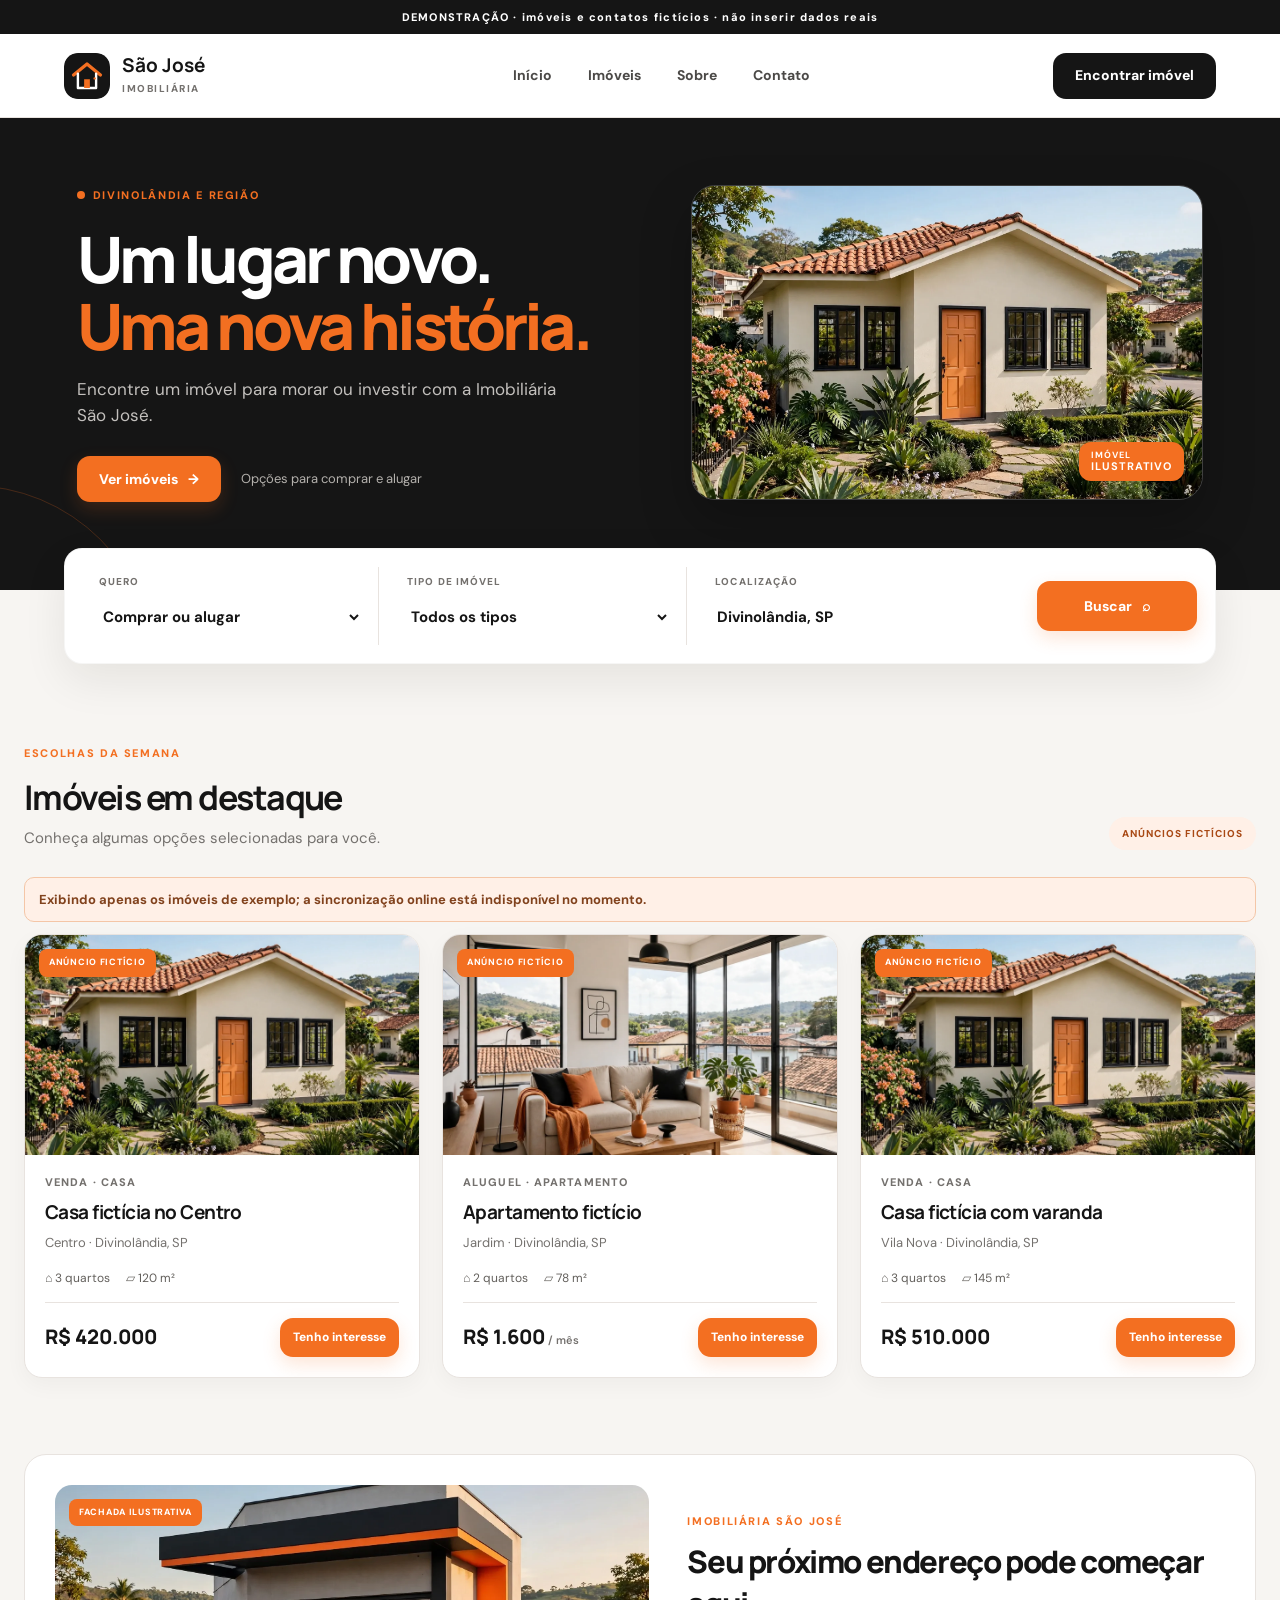
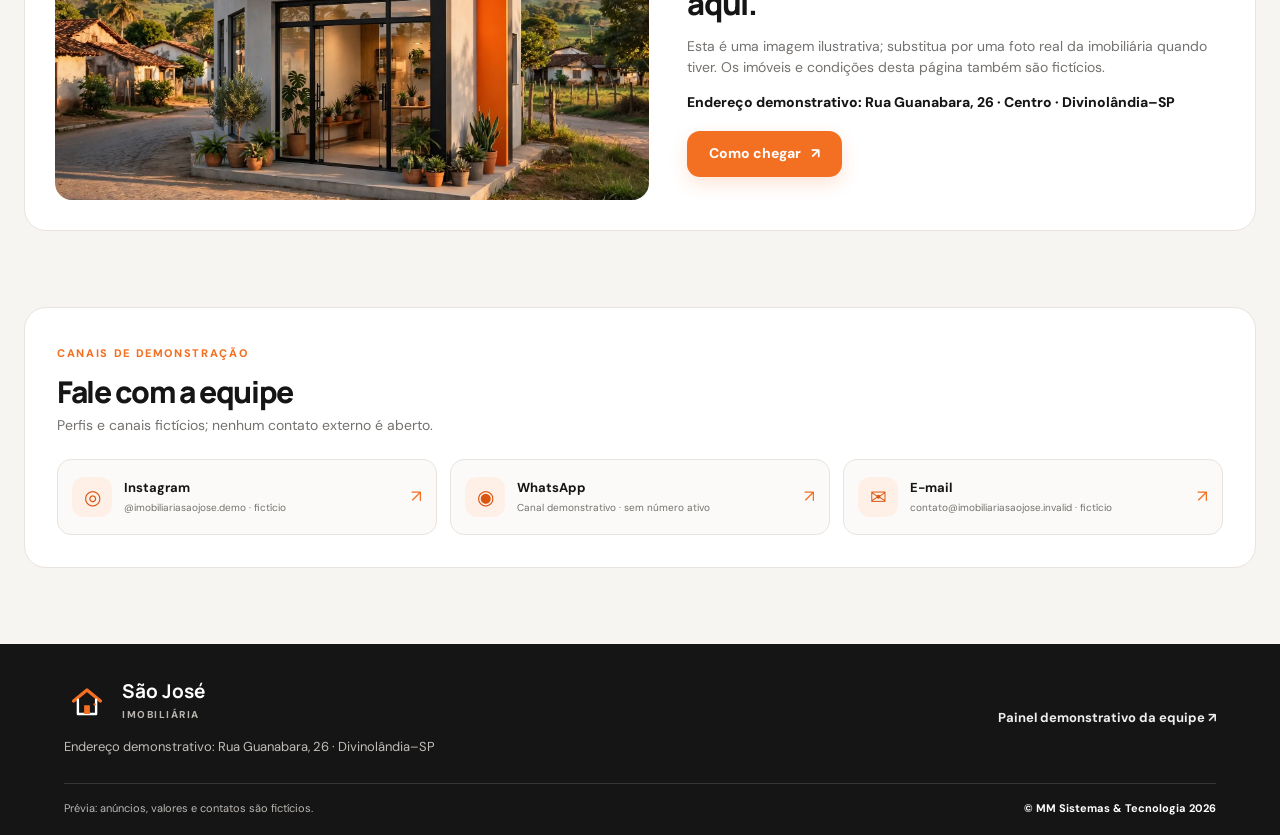
<file: index.html>
<!doctype html>
<html lang="pt-BR">
<head>
  <meta charset="utf-8">
  <meta name="viewport" content="width=device-width, initial-scale=1">
  <meta name="description" content="Prévia demonstrativa do portal da Imobiliária São José em Divinolândia, SP.">
  <title>Imobiliária São José | Divinolândia, SP</title>
  <link rel="stylesheet" href="styles.css?v=20261007-2">
  <script src="app.js?v=20261007-6" defer></script>
</head>
<body data-page="public">
  <div class="demo-banner">DEMONSTRAÇÃO · imóveis e contatos fictícios · não inserir dados reais</div>
  <header class="site-header">
    <a class="brand" href="index.html" aria-label="Imobiliária São José — página inicial">
      <img class="brand-logo" src="logo-sao-jose.svg" alt=""><span><strong>São José</strong><small>IMOBILIÁRIA</small></span>
    </a>
    <nav class="main-nav" aria-label="Navegação principal">
      <a href="#inicio">Início</a><a href="#imoveis">Imóveis</a><a href="#sobre">Sobre</a><a href="#contato">Contato</a>
    </nav>
    <a class="button button-dark header-cta" href="#imoveis">Encontrar imóvel</a>
  </header>

  <main>
    <section class="hero" id="inicio">
      <div class="hero-copy">
        <span class="eyebrow"><i></i> DIVINOLÂNDIA E REGIÃO</span>
        <h1>Um lugar novo.<br><span>Uma nova história.</span></h1>
        <p>Encontre um imóvel para morar ou investir com a Imobiliária São José.</p>
        <div class="hero-actions"><a class="button button-orange" href="#imoveis">Ver imóveis <span aria-hidden="true">→</span></a><span class="hero-note">Opções para comprar e alugar</span></div>
      </div>
      <div class="hero-photo-wrap">
        <img class="hero-photo" src="casa-ficticia.webp" alt="Foto ilustrativa de uma casa fictícia">
        <div class="photo-stamp"><span>IMÓVEL</span><strong>ILUSTRATIVO</strong></div>
      </div>
      <div class="hero-orb" aria-hidden="true"></div>
    </section>

    <section class="search-wrap" aria-label="Buscar imóveis">
      <form id="search-form" class="search-panel">
        <label>QUERO
          <select id="filter-deal"><option value="">Comprar ou alugar</option><option>Venda</option><option>Aluguel</option></select>
        </label>
        <label>TIPO DE IMÓVEL
          <select id="filter-kind"><option value="">Todos os tipos</option><option>Casa</option><option>Apartamento</option></select>
        </label>
        <label>LOCALIZAÇÃO
          <input id="filter-city" value="Divinolândia, SP" aria-label="Localização">
        </label>
        <button class="button button-orange search-button" type="submit"><span>Buscar</span><span aria-hidden="true">⌕</span></button>
      </form>
    </section>

    <section class="section properties-section" id="imoveis">
      <div class="section-heading">
        <div><span class="eyebrow">ESCOLHAS DA SEMANA</span><h2>Imóveis em destaque</h2><p>Conheça algumas opções selecionadas para você.</p></div>
        <span class="demo-pill">ANÚNCIOS FICTÍCIOS</span>
      </div>
      <p id="connection-message" class="connection-message" hidden></p>
      <p id="lead-success" class="success-message" hidden></p>
      <div id="property-grid" class="property-grid" aria-live="polite"></div>
      <p id="empty-properties" class="empty-state" hidden>Nenhum imóvel combina com esses filtros. Tente outra busca.</p>
    </section>

    <section class="office-section" id="sobre">
      <div class="office-photo-wrap"><img class="office-photo" src="fachada-imobiliaria-ilustrativa.webp" alt="Imagem ilustrativa de uma imobiliária fictícia em Divinolândia"><span class="listing-tag">FACHADA ILUSTRATIVA</span></div>
      <div class="office-copy"><span class="eyebrow">IMOBILIÁRIA SÃO JOSÉ</span><h2>Seu próximo endereço pode começar aqui.</h2><p>Esta é uma imagem ilustrativa; substitua por uma foto real da imobiliária quando tiver. Os imóveis e condições desta página também são fictícios.</p><p class="office-address">Endereço demonstrativo: Rua Guanabara, 26 · Centro · Divinolândia–SP</p><a class="button button-orange" id="como-chegar" href="https://www.google.com/maps/dir//R.+Guanabara,+26+-+Centro,+Divinol%C3%A2ndia+-+SP,+13780-000/@-21.6646762,-46.7431329,17z/data=!4m17!1m8!3m7!1s0x94b62965b4c653af:0xb3f097dedf60d93f!2sR.+Guanabara,+26+-+Centro,+Divinol%C3%A2ndia+-+SP,+13780-000!3b1!8m2!3d-21.6646762!4d-46.740558!16s%2Fg%2F11cscl1t65!4m7!1m0!1m5!1m1!1s0x94b62965b4c653af:0xb3f097dedf60d93f!2m2!1d-46.740558!2d-21.6646762?entry=ttu&amp;g_ep=EgoyMDI2MTAwNC4wIKXMDSoASAFQAw%3D%3D" target="_blank" rel="noopener noreferrer">Como chegar <span aria-hidden="true">↗</span></a></div>
    </section>

    <section class="contact-section" id="contato">
      <div class="contact-heading"><span class="eyebrow">CANAIS DE DEMONSTRAÇÃO</span><h2>Fale com a equipe</h2><p>Perfis e canais fictícios; nenhum contato externo é aberto.</p></div>
      <div class="contact-cards">
        <button type="button" class="contact-card" data-demo-social="instagram"><span class="contact-icon">◎</span><span><strong>Instagram</strong><small>@imobiliariasaojose.demo · fictício</small></span><span class="contact-arrow">↗</span></button>
        <button type="button" class="contact-card" data-demo-social="whatsapp"><span class="contact-icon">◉</span><span><strong>WhatsApp</strong><small>Canal demonstrativo · sem número ativo</small></span><span class="contact-arrow">↗</span></button>
        <button type="button" class="contact-card" data-demo-social="email"><span class="contact-icon">✉</span><span><strong>E-mail</strong><small>contato@imobiliariasaojose.invalid · fictício</small></span><span class="contact-arrow">↗</span></button>
      </div>
      <p id="demo-social-message" class="demo-social-message" role="status" aria-live="polite" hidden></p>
    </section>
  </main>

  <footer class="site-footer">
    <div class="footer-top"><div><a class="brand footer-brand" href="index.html"><img class="brand-logo" src="logo-sao-jose.svg" alt=""><span><strong>São José</strong><small>IMOBILIÁRIA</small></span></a><p>Endereço demonstrativo: Rua Guanabara, 26 · Divinolândia–SP</p></div><a href="painel.html" class="footer-admin">Painel demonstrativo da equipe ↗</a></div>
    <div class="footer-bottom"><span>Prévia: anúncios, valores e contatos são fictícios.</span><strong>© MM Sistemas &amp; Tecnologia 2026</strong></div>
  </footer>

  <dialog id="lead-dialog" class="modal">
    <form id="lead-form" class="modal-card">
      <button class="modal-close" type="button" data-close-dialog aria-label="Fechar">×</button>
      <span class="eyebrow">FALE COM A EQUIPE</span>
      <h2>Peça informações</h2>
      <p class="modal-intro" id="lead-property-name">Sobre o imóvel selecionado</p>
      <input type="hidden" id="lead-property-id">
      <label>Seu nome<input name="name" required maxlength="80" placeholder="Ex.: Ana Souza"></label>
      <label>Telefone de demonstração<input name="phone" required maxlength="24" placeholder="(00) 00000-0000"></label>
      <label>Mensagem<textarea name="message" rows="3" maxlength="300" placeholder="Tenho interesse neste imóvel."></textarea></label>
      <p class="form-warning">Demonstração: use somente dados fictícios. Se enviado, nome, telefone e mensagem serão armazenados no banco online desta demonstração e vistos apenas pela equipe autenticada.</p>
      <label class="consent-line"><input type="checkbox" name="consent" required> Estou ciente do armazenamento online dos dados fictícios informados.</label>
      <p id="lead-error" class="form-error" hidden></p>
      <button class="button button-orange full-button" type="submit">Enviar interesse</button>
    </form>
  </dialog>
</body>
</html>
</file>
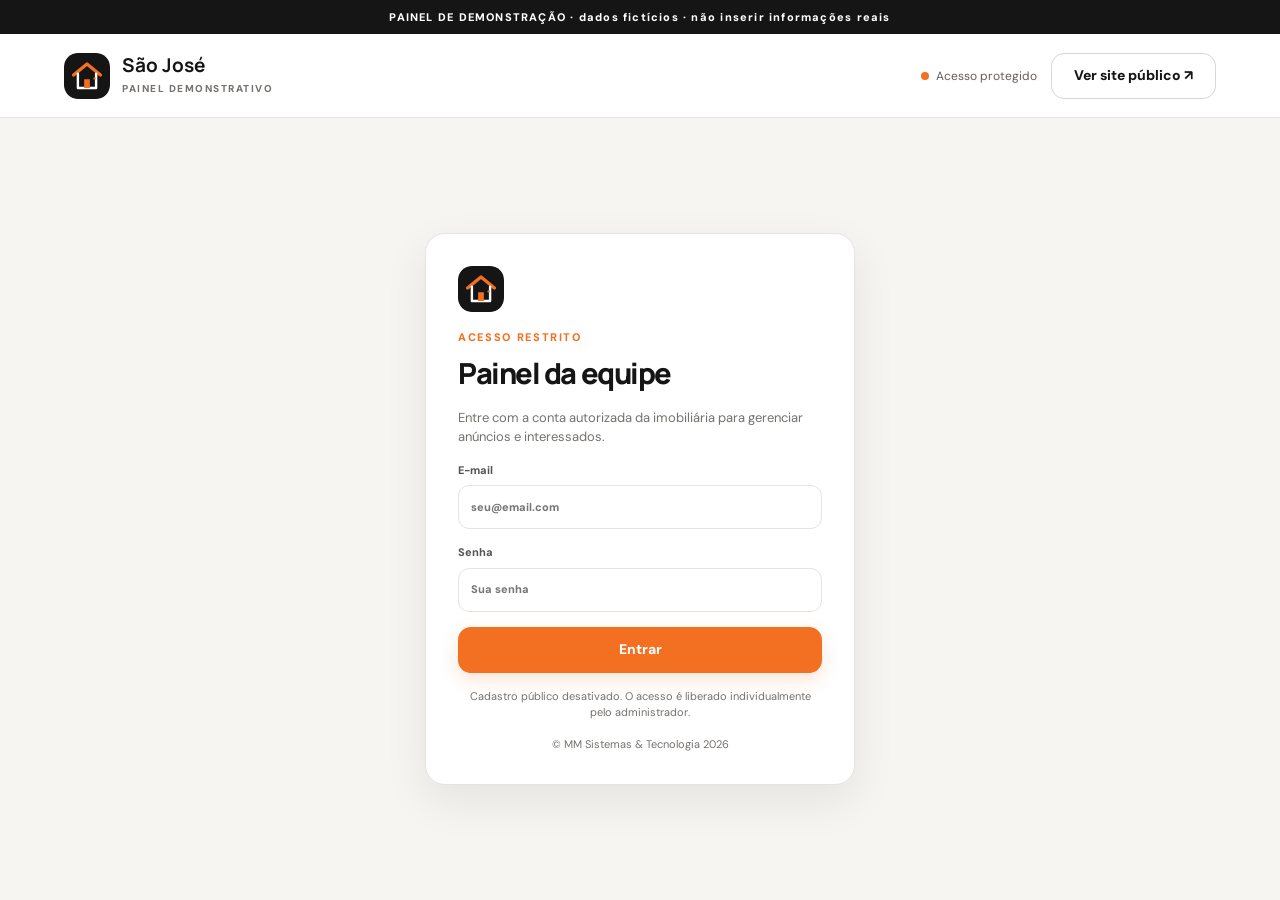
<file: painel.html>
<!doctype html>
<html lang="pt-BR">
<head>
  <meta charset="utf-8">
  <meta name="viewport" content="width=device-width, initial-scale=1">
  <meta name="robots" content="noindex,nofollow">
  <title>Painel demonstrativo | Imobiliária São José</title>
  <link rel="stylesheet" href="styles.css">
  <script src="app.js?v=20261007-6" defer></script>
</head>
<body data-page="panel">
  <div class="demo-banner">PAINEL DE DEMONSTRAÇÃO · dados fictícios · não inserir informações reais</div>
  <header class="site-header panel-header">
    <a class="brand" href="index.html" aria-label="Imobiliária São José — voltar ao site">
      <img class="brand-logo" src="logo-sao-jose.svg" alt=""><span><strong>São José</strong><small>PAINEL DEMONSTRATIVO</small></span>
    </a>
    <div class="panel-header-actions"><span class="online-dot" id="header-login-status">Acesso protegido</span><button class="button button-outline" id="logout-button" type="button" hidden>Sair</button><a class="button button-outline" href="index.html">Ver site público ↗</a></div>
  </header>

  <main id="login-gate" class="login-gate" hidden>
    <form id="login-form" class="login-card">
      <img class="brand-logo" src="logo-sao-jose.svg" alt="">
      <span class="eyebrow">ACESSO RESTRITO</span><h1>Painel da equipe</h1>
      <p>Entre com a conta autorizada da imobiliária para gerenciar anúncios e interessados.</p>
      <label>E-mail<input type="email" name="email" required autocomplete="username" placeholder="seu@email.com"></label>
      <label>Senha<input type="password" name="password" required autocomplete="current-password" placeholder="Sua senha"></label>
      <p id="login-error" class="form-error" hidden></p>
      <button class="button button-orange full-button" type="submit">Entrar</button>
      <small>Cadastro público desativado. O acesso é liberado individualmente pelo administrador.</small>
      <small>© MM Sistemas &amp; Tecnologia 2026</small>
    </form>
    <form id="password-setup-form" class="login-card" hidden>
      <img class="brand-logo" src="logo-sao-jose.svg" alt="">
      <span class="eyebrow">PRIMEIRO ACESSO</span><h1>Crie sua senha</h1>
      <p>Defina uma senha para acessar o painel protegido.</p>
      <label>Nova senha<input type="password" name="new_password" required minlength="12" autocomplete="new-password" placeholder="Pelo menos 12 caracteres"></label>
      <label>Confirme a senha<input type="password" name="confirm_password" required minlength="12" autocomplete="new-password" placeholder="Digite novamente"></label>
      <p id="password-setup-error" class="form-error" hidden></p>
      <button class="button button-orange full-button" type="submit">Salvar senha e entrar</button>
      <small>© MM Sistemas &amp; Tecnologia 2026</small>
    </form>
  </main>
  <main class="panel-layout" hidden>
    <aside class="sidebar">
      <span class="sidebar-label">MENU PRINCIPAL</span>
      <button class="sidebar-link active" data-view="overview"><span>▦</span> Visão geral</button>
      <button class="sidebar-link" data-view="properties"><span>⌂</span> Imóveis <b id="sidebar-property-count">0</b></button>
      <button class="sidebar-link" data-view="leads"><span>✉</span> Interessados <b id="sidebar-lead-count">0</b></button>
      <div class="sidebar-note"><strong>MODO DEMONSTRAÇÃO</strong><p>Após entrar, anúncios e contatos sincronizam pelo banco online.</p></div>
    </aside>

    <section class="panel-main">
      <div class="panel-title-row"><div><span class="eyebrow">IMOBILIÁRIA SÃO JOSÉ · DIVINOLÂNDIA</span><h1 id="panel-title">Visão geral</h1><p id="panel-subtitle">Anúncios e interessados em um só lugar.</p></div><button class="button button-orange" id="add-property-button">+ Novo imóvel</button></div>

      <div id="panel-error" class="form-error panel-error" hidden></div><div class="demo-warning"><strong>Banco online demonstrativo:</strong> anúncios e interessados sincronizam entre aparelhos. Os registros são fictícios; não use para operação comercial.</div>

      <section class="panel-view" id="view-overview">
        <div class="stat-grid">
          <article class="stat-card"><span>IMÓVEIS ATIVOS</span><strong id="stat-active">0</strong><small>visíveis no site demonstrativo</small></article>
          <article class="stat-card"><span>INTERESSADOS</span><strong id="stat-leads">0</strong><small>contatos de demonstração</small></article>
          <article class="stat-card"><span>VENDA / ALUGUEL</span><strong id="stat-deals">0 / 0</strong><small>anúncios ativos</small></article>
        </div>
        <div class="dashboard-grid">
          <article class="panel-card"><div class="card-heading"><div><h2>Imóveis recentes</h2><p>Alterações sincronizadas com o site público.</p></div><button class="text-button" data-open-view="properties">Ver todos →</button></div><div class="table-wrap"><table><thead><tr><th>IMÓVEL</th><th>FINALIDADE</th><th>VALOR</th><th>STATUS</th></tr></thead><tbody id="overview-properties"></tbody></table></div></article>
          <article class="panel-card leads-preview"><div class="card-heading"><div><h2>Novos interessados</h2><p>Pedidos de informação da página pública.</p></div><button class="text-button" data-open-view="leads">Ver todos →</button></div><div id="overview-leads" class="lead-list"></div></article>
        </div>
      </section>

      <section class="panel-view" id="view-properties" hidden>
        <article class="panel-card"><div class="card-heading"><div><h2>Gerenciar imóveis</h2><p>Cadastre, edite, pause ou reative os anúncios demonstrativos.</p></div><button class="button button-orange" id="add-property-button-2">+ Novo imóvel</button></div><div class="table-wrap"><table><thead><tr><th>IMÓVEL</th><th>TIPO</th><th>FINALIDADE</th><th>VALOR</th><th>STATUS</th><th>AÇÕES</th></tr></thead><tbody id="properties-table"></tbody></table></div></article>
      </section>

      <section class="panel-view" id="view-leads" hidden>
        <article class="panel-card"><div class="card-heading"><div><h2>Interessados</h2><p>Os formulários enviados no site aparecem aqui quando sincronizados.</p></div></div><div id="leads-table" class="leads-table"></div></article>
      </section>

      <footer class="panel-footer"><span>Endereço demonstrativo: Rua Guanabara, 26 · Divinolândia–SP</span><strong>© MM Sistemas &amp; Tecnologia 2026</strong></footer>
    </section>
  </main>

  <dialog id="property-dialog" class="modal">
    <form id="property-form" class="modal-card">
      <button class="modal-close" type="button" data-close-dialog aria-label="Fechar">×</button>
      <span class="eyebrow">CADASTRO DEMONSTRATIVO</span><h2 id="property-dialog-title">Novo imóvel</h2>
      <input type="hidden" name="id">
      <label>Nome do anúncio<input name="title" required maxlength="80" placeholder="Ex.: Casa com quintal"></label>
      <div class="form-row"><label>Tipo<select name="kind"><option>Casa</option><option>Apartamento</option></select></label><label>Finalidade<select name="deal"><option>Venda</option><option>Aluguel</option></select></label></div>
      <div class="form-row"><label>Valor<input name="price" required maxlength="24" placeholder="Ex.: R$ 350.000"></label><label>Quartos<input name="rooms" type="number" min="0" max="20" value="2"></label></div>
      <div class="form-row"><label>Área (m²)<input name="area" type="number" min="0" max="50000" value="80"></label><label>Bairro<input name="neighborhood" maxlength="60" placeholder="Centro"></label></div>
      <label>Foto demonstrativa<select name="photo"><option value="casa-ficticia.webp">Casa fictícia</option><option value="apartamento-ficticio.webp">Apartamento fictício</option></select></label>
      <p class="form-warning">Não cadastre imóveis nem preços reais nesta demonstração.</p>
      <button class="button button-orange full-button" type="submit">Salvar imóvel</button>
    </form>
  </dialog>
</body>
                                                                                                                                                                 </html>
</file>
<file: styles.css>
@import url('https://fonts.googleapis.com/css2?family=DM+Sans:wght@400;500;600;700;800&family=Manrope:wght@400;500;600;700;800&display=swap');
:root{--black:#151515;--ink:#242424;--muted:#74716e;--orange:#f36f21;--orange-dark:#d95510;--orange-soft:#fff0e7;--paper:#f7f5f2;--white:#fff;--line:#e8e3df;--shadow:0 16px 44px rgba(25,20,16,.08);--radius:20px}*{box-sizing:border-box}html{scroll-behavior:smooth}body{margin:0;background:var(--paper);color:var(--ink);font-family:'DM Sans',Arial,sans-serif;font-size:16px;line-height:1.5}a{color:inherit;text-decoration:none}button,input,select,textarea{font:inherit}button{cursor:pointer}.demo-banner{height:34px;background:var(--black);color:#fff;text-align:center;font-size:11px;font-weight:800;letter-spacing:.11em;display:flex;align-items:center;justify-content:center;padding:0 15px}.site-header{height:84px;padding:0 max(5vw,24px);background:#fff;display:flex;align-items:center;justify-content:space-between;border-bottom:1px solid var(--line);position:relative;z-index:2}.brand{display:flex;align-items:center;gap:12px;min-width:205px}.brand-mark{width:46px;height:46px;border-radius:14px;background:var(--black);color:var(--orange);display:grid;place-items:center;font-weight:800;font-size:17px;letter-spacing:-.04em}.brand strong,.brand small{display:block}.brand strong{font-family:Manrope,sans-serif;font-size:19px;line-height:1.15;color:var(--black)}.brand small{font-size:10px;font-weight:800;letter-spacing:.15em;color:var(--muted);margin-top:4px}.main-nav{display:flex;gap:36px;align-items:center}.main-nav a{font-size:14px;font-weight:700;color:#4b4947}.main-nav a:hover,.footer-admin:hover{color:var(--orange)}.button{min-height:46px;padding:0 22px;border:0;border-radius:13px;display:inline-flex;align-items:center;justify-content:center;gap:10px;font-weight:800;font-size:14px;transition:.18s ease}.button:hover{transform:translateY(-1px);filter:brightness(.97)}.button-orange{background:var(--orange);color:#fff;box-shadow:0 7px 18px rgba(243,111,33,.18)}.button-orange:hover{background:var(--orange-dark)}.button-dark{background:var(--black);color:#fff}.button-outline{border:1px solid #d9d5d1;background:#fff;color:var(--black)}.hero{min-height:460px;background:var(--black);color:white;padding:64px max(6vw,30px) 88px;display:grid;grid-template-columns:1fr .9fr;gap:45px;align-items:center;position:relative;overflow:hidden}.hero-copy{max-width:630px;position:relative;z-index:1}.eyebrow{display:inline-flex;align-items:center;gap:8px;color:var(--orange);font-weight:800;font-size:11px;letter-spacing:.15em}.eyebrow i{width:8px;height:8px;border-radius:50%;background:var(--orange);display:inline-block}.hero h1{font-family:Manrope,sans-serif;font-size:clamp(40px,5vw,66px);letter-spacing:-.06em;line-height:1.04;margin:20px 0 18px;font-weight:800}.hero h1 span{color:var(--orange)}.hero-copy>p{font-size:17px;color:#c3c0bd;max-width:480px}.hero-actions{display:flex;align-items:center;gap:20px;margin-top:28px}.hero-note{font-size:13px;color:#b4b1ad}.hero-photo-wrap{position:relative;max-width:520px;margin-left:auto;width:100%;height:315px;border-radius:24px;overflow:hidden;border:1px solid rgba(255,255,255,.18);box-shadow:0 22px 50px rgba(0,0,0,.25)}.hero-photo{width:100%;height:100%;object-fit:cover;display:block}.photo-stamp{position:absolute;right:18px;bottom:18px;background:var(--orange);color:#fff;border-radius:12px;padding:8px 12px;display:flex;flex-direction:column;line-height:1.15;font-size:9px;letter-spacing:.1em;font-weight:700}.photo-stamp strong{font-size:11px}.hero-orb{position:absolute;width:370px;height:370px;border:1px solid rgba(243,111,33,.22);border-radius:50%;left:-215px;bottom:-265px}.search-wrap{padding:0 max(5vw,24px);position:relative;margin-top:-42px;z-index:1}.search-panel{max-width:1280px;margin:auto;background:#fff;border-radius:18px;padding:18px;display:grid;grid-template-columns:1fr 1fr 1.1fr 160px;gap:12px;box-shadow:var(--shadow);border:1px solid rgba(30,25,20,.04)}.search-panel label,.modal-card label{display:flex;flex-direction:column;gap:7px;font-size:10px;font-weight:800;color:var(--muted);letter-spacing:.11em}.search-panel label{padding:7px 16px;border-right:1px solid var(--line)}.search-panel label:last-of-type{border:0}.search-panel input,.search-panel select,.modal-card input,.modal-card select,.modal-card textarea{width:100%;min-height:42px;border:0;background:transparent;color:var(--black);font-size:15px;font-weight:700;outline:none;letter-spacing:0}.search-panel select{appearance:auto}.search-button{align-self:center;height:50px}.section{max-width:1280px;margin:0 auto;padding:76px 24px}.section-heading{display:flex;align-items:end;justify-content:space-between;gap:20px;margin-bottom:27px}.section-heading h2,.about-strip h2{font-family:Manrope,sans-serif;font-size:34px;letter-spacing:-.045em;margin:8px 0 4px;color:var(--black)}.section-heading p,.about-strip p{margin:0;color:var(--muted);font-size:15px}.demo-pill{color:#a94915;background:var(--orange-soft);padding:9px 13px;border-radius:999px;font-size:10px;font-weight:800;letter-spacing:.1em}.property-grid{display:grid;grid-template-columns:repeat(3,minmax(0,1fr));gap:22px}.property-card{background:#fff;border:1px solid var(--line);border-radius:18px;overflow:hidden;box-shadow:0 7px 22px rgba(25,20,16,.04);transition:.2s ease}.property-card:hover{transform:translateY(-4px);box-shadow:var(--shadow)}.property-image-wrap{height:220px;position:relative;overflow:hidden;background:#ddd}.property-image{width:100%;height:100%;object-fit:cover;display:block;transition:transform .3s}.property-card:hover .property-image{transform:scale(1.025)}.listing-tag{position:absolute;top:14px;left:14px;background:var(--orange);color:#fff;border-radius:8px;padding:7px 10px;font-size:9px;letter-spacing:.08em;font-weight:800}.property-body{padding:19px 20px 20px}.property-meta{color:var(--muted);font-size:11px;font-weight:800;letter-spacing:.1em;text-transform:uppercase}.property-body h3{font-family:Manrope,sans-serif;color:var(--black);font-size:19px;letter-spacing:-.03em;margin:7px 0}.property-location{font-size:13px;color:var(--muted);margin:0 0 16px}.property-features{display:flex;gap:16px;color:#625f5b;font-size:12px;border-bottom:1px solid var(--line);padding-bottom:15px}.property-bottom{display:flex;justify-content:space-between;align-items:center;padding-top:15px;gap:10px}.property-price{font-family:Manrope,sans-serif;font-size:20px;font-weight:800;color:var(--black)}.property-price small{font:600 11px 'DM Sans',sans-serif;color:var(--muted)}.property-contact{padding:10px 13px;min-height:39px;font-size:12px}.empty-state{padding:38px;text-align:center;color:var(--muted);background:#fff;border:1px dashed var(--line);border-radius:16px}.about-strip{max-width:1232px;margin:0 auto 76px;padding:34px;background:#fff;border:1px solid var(--line);border-radius:22px;display:grid;grid-template-columns:64px 1fr auto;gap:22px;align-items:center}.about-icon{width:60px;height:60px;border-radius:18px;background:var(--black);color:var(--orange);font-weight:800;display:grid;place-items:center;font-size:18px}.about-strip h2{font-size:24px;margin:4px 0}.about-strip p{font-size:14px}.site-footer{background:var(--black);color:#fff;padding:35px max(5vw,24px) 18px}.footer-top,.footer-bottom{max-width:1280px;margin:auto;display:flex;justify-content:space-between;align-items:center;gap:18px}.footer-brand strong{color:#fff}.footer-brand small{color:#b7b3af}.footer-top p{color:#c1bdb9;font-size:13px;margin:12px 0 0}.footer-admin{font-size:13px;font-weight:700;color:#eee}.footer-bottom{border-top:1px solid #383634;margin-top:27px;padding-top:16px;font-size:11px;color:#bcb8b4}.footer-bottom strong{color:#fff;font-weight:700}.modal{border:0;padding:0;background:transparent;width:min(94vw,500px);max-width:none;overflow:visible}.modal::backdrop{background:rgba(0,0,0,.62);backdrop-filter:blur(3px)}.modal-card{background:#fff;border-radius:22px;padding:34px;position:relative;box-shadow:0 24px 70px rgba(0,0,0,.24);display:flex;flex-direction:column;gap:16px}.modal-card h2{font:800 30px Manrope,sans-serif;letter-spacing:-.05em;margin:0;color:var(--black)}.modal-intro{font-size:14px;color:var(--muted);margin:-10px 0 4px}.modal-card label{font-size:11px;letter-spacing:.02em;color:#555}.modal-card input,.modal-card select,.modal-card textarea{border:1px solid var(--line);border-radius:11px;padding:11px 12px;font-size:14px;font-weight:500;resize:vertical}.modal-card input:focus,.modal-card select:focus,.modal-card textarea:focus{border-color:var(--orange);box-shadow:0 0 0 3px var(--orange-soft)}.modal-close{position:absolute;right:17px;top:14px;border:0;background:transparent;color:#777;font-size:28px}.form-warning{font-size:11px;color:#92502b;background:#fff4eb;border-radius:9px;padding:10px;margin:0}.full-button{width:100%}.success-message{padding:12px 14px;margin:12px 0;background:#fff0e7;border:1px solid #ffc69e;border-radius:12px;color:#803b11;font-weight:700}.panel-header{border-bottom:1px solid var(--line)}.panel-header-actions{display:flex;gap:14px;align-items:center}.online-dot{font-size:12px;color:#665d57}.online-dot:before{content:'';width:8px;height:8px;display:inline-block;background:var(--orange);border-radius:50%;margin-right:7px}.panel-layout{max-width:1500px;margin:auto;min-height:calc(100vh - 118px);display:grid;grid-template-columns:250px 1fr}.sidebar{padding:32px 19px;border-right:1px solid var(--line);background:#fff;display:flex;flex-direction:column;gap:7px}.sidebar-label{font-size:10px;font-weight:800;letter-spacing:.14em;color:#8a8581;padding:0 13px 11px}.sidebar-link{border:0;background:transparent;text-align:left;padding:13px 14px;border-radius:12px;font-weight:700;color:#585552;font-size:14px;display:flex;align-items:center;gap:11px}.sidebar-link span{font-size:18px;color:#777}.sidebar-link b{margin-left:auto;font-size:11px;color:#807a74}.sidebar-link.active{background:var(--orange-soft);color:var(--black)}.sidebar-link.active span{color:var(--orange)}.sidebar-note{margin-top:auto;background:#f7f5f2;padding:15px;border-radius:14px;font-size:11px;color:var(--muted)}.sidebar-note strong{color:var(--orange-dark);font-size:10px;letter-spacing:.1em}.sidebar-note p{margin:8px 0 0}.panel-main{padding:36px clamp(20px,4vw,58px) 25px;min-width:0}.panel-title-row{display:flex;justify-content:space-between;align-items:center;gap:20px;margin-bottom:23px}.panel-title-row h1{font:800 32px Manrope,sans-serif;letter-spacing:-.05em;color:var(--black);margin:7px 0 2px}.panel-title-row p{color:var(--muted);margin:0;font-size:14px}.demo-warning{border:1px solid #f4c6a7;background:#fff6ef;padding:14px 17px;border-radius:13px;color:#81421d;font-size:12px;margin-bottom:22px}.demo-warning strong{color:#a84f15}.panel-view[hidden]{display:none}.stat-grid{display:grid;grid-template-columns:repeat(3,minmax(0,1fr));gap:16px;margin-bottom:18px}.stat-card,.panel-card{background:#fff;border:1px solid var(--line);border-radius:17px}.stat-card{padding:20px}.stat-card span{font-size:10px;font-weight:800;letter-spacing:.12em;color:var(--muted)}.stat-card strong{display:block;font:800 34px Manrope,sans-serif;color:var(--black);margin:6px 0 2px}.stat-card small{font-size:11px;color:var(--muted)}.dashboard-grid{display:grid;grid-template-columns:1.35fr .8fr;gap:17px}.panel-card{padding:20px;min-width:0}.card-heading{display:flex;justify-content:space-between;align-items:flex-start;gap:15px;margin-bottom:17px}.card-heading h2{font:800 19px Manrope,sans-serif;letter-spacing:-.035em;color:var(--black);margin:0}.card-heading p{font-size:12px;color:var(--muted);margin:4px 0 0}.text-button{border:0;background:none;color:var(--orange-dark);font-size:12px;font-weight:800;white-space:nowrap;padding:5px}.table-wrap{overflow-x:auto}table{border-collapse:collapse;width:100%;min-width:520px;text-align:left}th{font-size:9px;letter-spacing:.12em;color:#88817b;background:#f8f6f3;padding:11px 12px}td{padding:13px 12px;border-bottom:1px solid #f0edea;font-size:12px;color:#555}td strong{color:var(--black)}.status-pill{display:inline-flex;padding:5px 9px;border-radius:999px;background:var(--orange-soft);color:#a84f15;font-size:10px;font-weight:800}.status-pill.paused{background:#f0eeeb;color:#716b66}.row-actions{display:flex;gap:9px;white-space:nowrap}.row-actions button{border:0;background:transparent;color:var(--orange-dark);font-size:11px;font-weight:800;padding:2px}.lead-list{display:flex;flex-direction:column;gap:11px}.lead-item{padding:12px;background:#faf8f6;border:1px solid #f0ece8;border-radius:12px}.lead-item strong{display:block;font-size:13px;color:var(--black)}.lead-item small{display:block;color:var(--muted);font-size:11px;margin-top:4px}.lead-empty{padding:22px 14px;text-align:center;color:var(--muted);background:#faf8f6;border-radius:12px;font-size:12px}.leads-table{display:grid;gap:12px}.lead-card{display:grid;grid-template-columns:1.2fr 1fr 1.4fr auto;gap:14px;align-items:center;padding:16px;border:1px solid var(--line);border-radius:13px}.lead-card strong{font-size:13px}.lead-card small{display:block;color:var(--muted);font-size:11px;margin-top:3px}.lead-card p{font-size:12px;color:#615c57;margin:0}.lead-card select{border:1px solid var(--line);border-radius:9px;padding:8px;font-size:11px}.panel-footer{margin-top:28px;padding-top:17px;border-top:1px solid var(--line);display:flex;justify-content:space-between;gap:15px;font-size:11px;color:var(--muted)}.panel-footer strong{color:var(--black)}.form-row{display:grid;grid-template-columns:1fr 1fr;gap:13px}
@media(max-width:920px){.hero{grid-template-columns:1fr .8fr;padding-left:30px;padding-right:30px}.hero-photo-wrap{height:260px}.search-panel{grid-template-columns:1fr 1fr}.search-panel label:nth-child(2){border-right:0}.search-panel label:nth-child(3){border-top:1px solid var(--line);padding-top:14px}.search-button{width:100%}.property-grid{grid-template-columns:repeat(2,minmax(0,1fr))}.dashboard-grid{grid-template-columns:1fr}.panel-layout{grid-template-columns:205px 1fr}.lead-card{grid-template-columns:1fr 1fr}.lead-card p{grid-column:1/-1}}
@media(max-width:650px){.demo-banner{font-size:9px;letter-spacing:.07em}.site-header{height:72px;padding:0 17px}.brand{min-width:unset}.brand-mark{width:40px;height:40px;border-radius:12px}.brand strong{font-size:17px}.brand small{font-size:9px}.main-nav{display:none}.header-cta{min-height:40px;padding:0 14px;font-size:12px}.hero{display:block;padding:52px 22px 78px;min-height:unset}.hero h1{font-size:43px}.hero-copy>p{font-size:15px}.hero-photo-wrap{height:205px;margin:30px 0 0;max-width:none}.search-wrap{padding:0 15px;margin-top:-40px}.search-panel{grid-template-columns:1fr 1fr;padding:11px;gap:5px}.search-panel label{padding:8px 9px;font-size:9px}.search-panel input,.search-panel select{font-size:12px}.search-button{grid-column:1/-1;height:45px}.section{padding:56px 17px}.section-heading{align-items:flex-start;flex-direction:column}.section-heading h2{font-size:29px}.property-grid{grid-template-columns:1fr;gap:16px}.property-image-wrap{height:210px}.about-strip{margin:0 16px 45px;padding:23px;grid-template-columns:48px 1fr}.about-icon{width:46px;height:46px}.about-strip h2{font-size:20px}.about-strip .button{grid-column:1/-1}.footer-top,.footer-bottom{align-items:flex-start;flex-direction:column}.footer-admin{margin-top:5px}.modal-card{padding:29px 22px}.panel-header-actions .online-dot{display:none}.panel-header-actions .button{font-size:11px;min-height:39px;padding:0 12px}.panel-layout{display:block}.sidebar{padding:10px 12px;border-right:0;border-bottom:1px solid var(--line);display:grid;grid-template-columns:repeat(3,1fr);gap:5px}.sidebar-label,.sidebar-note{display:none}.sidebar-link{justify-content:center;flex-direction:column;gap:3px;padding:8px 4px;font-size:10px}.sidebar-link span{font-size:16px}.sidebar-link b{display:none}.panel-main{padding:24px 14px}.panel-title-row{align-items:flex-start}.panel-title-row h1{font-size:25px}.panel-title-row p{font-size:12px}.panel-title-row>.button{font-size:11px;padding:0 11px;white-space:nowrap}.stat-grid{grid-template-columns:1fr 1fr;gap:9px}.stat-card{padding:14px}.stat-card:last-child{grid-column:1/-1}.stat-card strong{font-size:28px}.panel-card{padding:15px}.lead-card{grid-template-columns:1fr;gap:8px}.lead-card p{grid-column:auto}.panel-footer{flex-direction:column}.form-row{grid-template-columns:1fr}.table-wrap table{min-width:650px}}.sr-only{position:absolute;width:1px;height:1px;padding:0;margin:-1px;overflow:hidden;clip:rect(0,0,0,0);white-space:nowrap;border:0}.brand-logo{width:46px;height:46px;flex:0 0 46px;border-radius:14px;display:block}.office-section{max-width:1232px;margin:0 auto 76px;padding:30px;background:#fff;border:1px solid var(--line);border-radius:22px;display:grid;grid-template-columns:1.05fr .95fr;gap:38px;align-items:center}.office-photo-wrap{height:315px;position:relative;border-radius:17px;overflow:hidden;background:#ddd}.office-photo{width:100%;height:100%;object-fit:cover;display:block}.office-copy h2{font:800 31px Manrope,sans-serif;letter-spacing:-.045em;color:var(--black);margin:8px 0 12px}.office-copy>p{font-size:14px;color:var(--muted);margin:0 0 14px}.office-copy .office-address{font-weight:800;color:var(--black);margin-bottom:18px}.office-copy .button{width:max-content}@media(max-width:650px){.brand-logo{width:40px;height:40px;flex-basis:40px;border-radius:12px}.office-section{grid-template-columns:1fr;margin:0 16px 45px;padding:18px;gap:20px}.office-photo-wrap{height:210px}.office-copy h2{font-size:24px}.office-copy .button{width:100%}}

.connection-message,.form-error{margin:12px 0;padding:12px 14px;background:#fff0e7;border:1px solid #f4c6a7;border-radius:10px;color:#81421d;font-size:13px;font-weight:700}.form-error{background:#fff0ef;border-color:#e8b2ae;color:#8b2c24}.panel-error{margin:0 0 18px}.consent-line{display:flex!important;flex-direction:row!important;align-items:flex-start;gap:9px!important;font-size:11px!important;line-height:1.4;letter-spacing:0!important}.consent-line input{width:17px!important;min-height:17px!important;flex:0 0 17px;margin:0;accent-color:var(--orange)}.login-gate{min-height:calc(100vh - 118px);display:grid;place-items:center;padding:32px 18px}.login-card{width:min(100%,430px);display:flex;flex-direction:column;gap:15px;padding:32px;background:#fff;border:1px solid var(--line);border-radius:20px;box-shadow:var(--shadow)}.login-card .brand-logo{margin-bottom:2px}.login-card h1{font:800 29px Manrope,sans-serif;letter-spacing:-.05em;margin:-8px 0 0;color:var(--black)}.login-card>p{font-size:13px;color:var(--muted);margin:0}.login-card label{display:flex;flex-direction:column;gap:7px;font-size:11px;font-weight:800;color:#555}.login-card input{border:1px solid var(--line);border-radius:11px;padding:11px 12px;min-height:44px}.login-card small{font-size:11px;color:var(--muted);text-align:center}.panel-header-actions #logout-button{border:0;background:transparent}.panel-header-actions #logout-button[hidden]{display:none!important}.panel-header-actions #logout-button[hidden]{display:none!important}.panel-header-actions #logout-button[hidden]{display:none!important}.login-gate[hidden],.panel-layout[hidden],.login-card[hidden]{display:none}.contact-section{max-width:1232px;margin:0 auto 76px;padding:32px;background:#fff;border:1px solid var(--line);border-radius:22px}.contact-heading h2{font:800 30px Manrope,sans-serif;letter-spacing:-.045em;color:var(--black);margin:7px 0 3px}.contact-heading p{font-size:14px;color:var(--muted);margin:0}.contact-cards{display:grid;grid-template-columns:repeat(3,minmax(0,1fr));gap:13px;margin-top:23px}.contact-card{min-height:76px;padding:14px;background:#fbfaf8;border:1px solid var(--line);border-radius:14px;display:flex;align-items:center;gap:12px;text-align:left;color:var(--black);transition:.18s}.contact-card:hover{border-color:#f4a16e;transform:translateY(-2px)}.contact-icon{width:40px;height:40px;border-radius:12px;background:var(--orange-soft);color:var(--orange-dark);display:grid;place-items:center;font-size:20px;flex:0 0 40px}.contact-card strong,.contact-card small{display:block}.contact-card strong{font-size:13px}.contact-card small{font-size:10px;color:var(--muted);margin-top:3px}.contact-arrow{margin-left:auto;color:var(--orange);font-size:17px}.demo-social-message{padding:12px 14px;background:#fff4eb;border:1px solid #f4c6a7;border-radius:10px;color:#81421d;font-size:12px;margin:16px 0 0}.button:disabled{opacity:.65;cursor:wait;transform:none}@media(max-width:650px){.contact-section{margin:0 16px 45px;padding:21px}.contact-cards{grid-template-columns:1fr;gap:9px}.contact-card{min-height:66px}}
</file>
